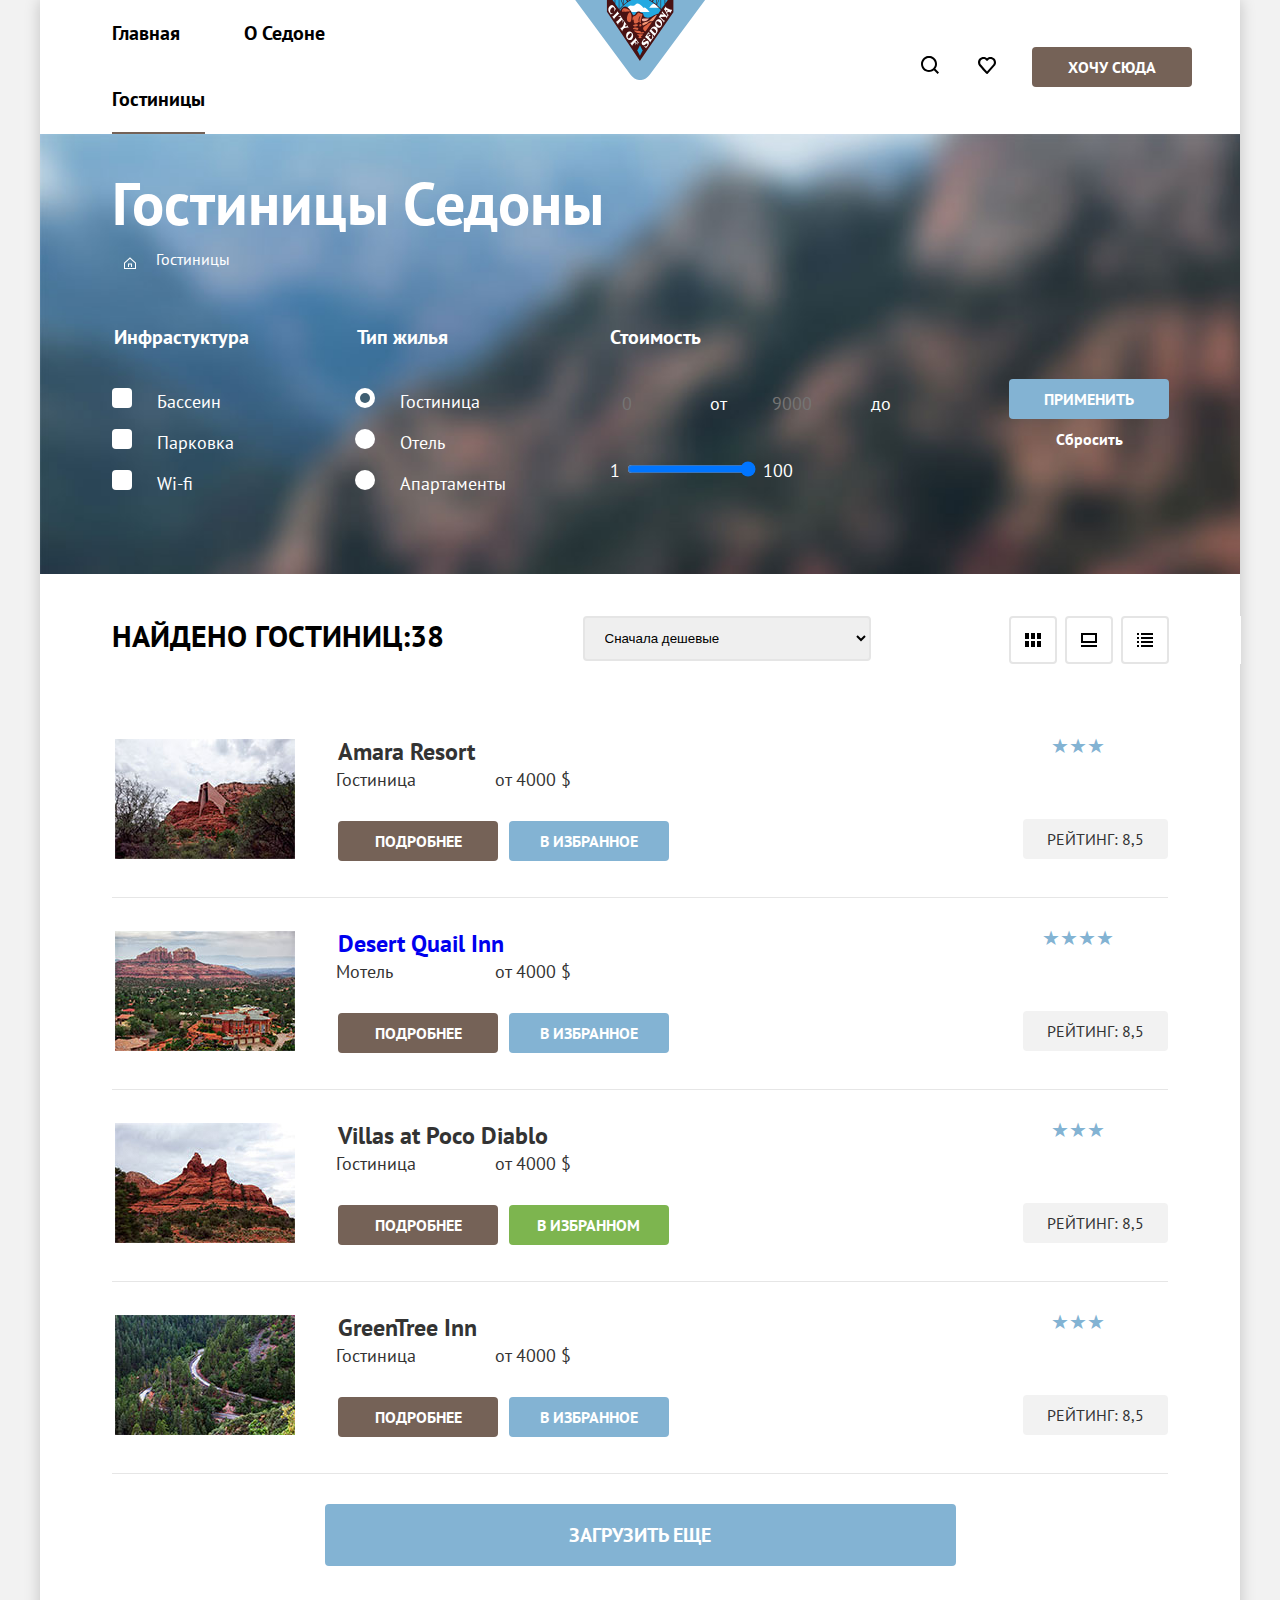
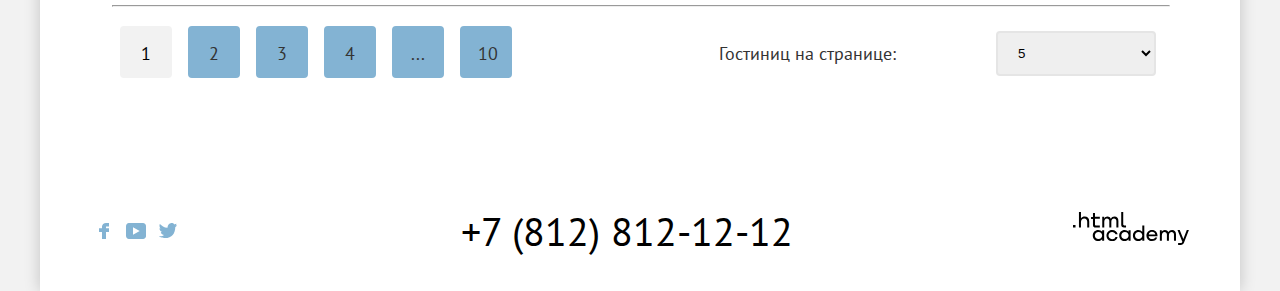
<file: catalog.html>
<!DOCTYPE html>
<html lang="ru">
  <head>
    <meta charset="utf-8" />
    <title>HTML Academy: Седона</title>
    <link rel="stylesheet" href="css/styles.css" />

  </head>
  <body class="inner-page" >
    <div class="sheet">
      <header class="header-first">
        <nav class="navigation">
          <ul class="navigation-list">
            <li class="navigation-item">
              <a class="navigation-link" href="about.html">Главная</a>
            </li>
            <li class="navigation-item">
              <a class="navigation-link" href="catalog.html">О Седоне</a>
            </li>
            <li class="navigation-item">
              <a class="navigation-link linkactive" href="faq.html">Гостиницы</a>
            </li>
          </ul>
        </nav>
        <img class="image-logo" src="img/svg/sedona_logo.svg" width="140" height="80" alt="Логотип Седона">
        <ul class="navigation-list-left">
          <li class="navigation-item-left">
            <a class="navigation-search" href="#"><svg width="18" height="18" viewBox="0 0 18 18" fill="none"
                xmlns="http://www.w3.org/2000/svg">
                <g clip-path="url(#clip0_16752_97)">
                  <path
                    d="M18 16.4999L14.3 12.7999C15.3
                  11.4999 16 9.7999 16 7.8999C16 3.4999 12.4 -0.100098 8 -0.100098C3.6 -0.100098 0 3.5999 0 7.9999C0 12.3999 3.6 15.9999 8 15.9999C9.8 15.9999 11.5 15.3999 12.9 14.2999L16.6 17.9999L18 16.4999ZM8 13.9999C4.7 13.9999 2 11.2999 2 7.9999C2 4.6999 4.7 1.9999 8 1.9999C11.3 1.9999 14 4.6999 14 7.9999C14 11.2999 11.3 13.9999 8 13.9999Z"
                    fill="black" />
                </g>
                <defs>
                  <clipPath id="clip0_16752_97">
                    <rect width="18" height="18" fill="white" />
                  </clipPath>
                </defs>
              </svg>
              <span class="visually-hidden">
                Поиск
              </span>
            </a>
          </li>
          <li class="navigation-item-left favorite">
            <a class="navigation-link" href="#"><svg width="18" height="17" viewBox="0 0 18 17" fill="none"
                xmlns="http://www.w3.org/2000/svg">
                <path
                  d="M8.9 17C8.6 17 8.3 16.9 8.1 16.6C2.7 10.5 1.4 9.1 1.1 8.7C0.4 7.8 0 6.6 0 5.4C0 2.4 2.4 0 5.5 0C6.8 0 8 0.5 9 1.3C10 0.5 11.3 0 12.5 0C15.5 0 18 2.4 18 5.4C18 6.7 17.5 7.9 16.7 8.8L9.7 16.7C9.5 16.9 9.3 17 8.9 17ZM2.9 7.5C3.2 7.9 6.4 11.5 9 14.4L15.2 7.4C15.7 6.9 15.9 6.2 15.9 5.4C15.9 3.6 14.4 2.1 12.6 2.1C11.6 2.1 10.6 2.6 9.9 3.4C9.6 3.7 9.3 3.8 9 3.8C8.7 3.8 8.4 3.6 8.2 3.4C7.5 2.6 6.5 2.1 5.5 2.1C3.7 2.1 2.2 3.6 2.2 5.4C2.1 6.3 2.5 7 2.9 7.5C2.8 7.5 2.8 7.5 2.9 7.5Z"
                  fill="black" />
              </svg>
              <span class="visually-hidden">
                Любимое
              </span></a>
          </li>
          <li class="navigation-item-left wannahere">
            <a href="#" class="standart secondary button">
              Хочу сюда
            </a>
          </li>
        </ul>
      </header>
      <main class="main-inner">
        <section class="filter">
          <div class="filter-heading">
            <h1 class="heading">Гостиницы Седоны</h1>
            <div class="breadcrumbs">
              <a href="#"><div class="breadcrumbs-icon"><svg width="12" height="12" viewBox="0 0 12 12" fill="none" xmlns="http://www.w3.org/2000/svg">
              <path d="M6 0.300049L0 5.80005V12H12V5.80005L6 0.300049ZM11 11H1V6.20005L6 1.70005L11 6.20005V11Z" fill="white"/>
              <path d="M4 10H5V7.5H7V10H8V6.5H4V10Z" fill="white"/>
              </svg>
            </div>
          </a>
              <div class="breadcrumbs-title"> Гостиницы</div>
            </div>
          </div>
          <form class="filter-value" action="URL">
            <fieldset class="filter-infastructure">
              <legend class="legend-filter">Инфрастуктура</legend>
              <ul>
                <li>
                  <label
                    ><input
                      type="checkbox"
                      name="pool"
                      value="pool"
                      class="filter-checkbox"
                    />
                    <span class="checkbox-fake"></span>
                    <span class="label-housing">Бассеин</span></label
                  >
                </li>

                <li>
                  <label
                    ><input
                      type="checkbox"
                      name="inf-parking"
                      value="parking"
                      class="filter-checkbox"
                    /><span class="checkbox-fake"></span>
                    <span class="label-housing">Парковка</span></label
                  >
                </li>
                <li>
                  <label
                    ><input
                      type="checkbox"
                      class="filter-checkbox"
                      name="inf-wifi"
                      value="wifi"
                    /><span class="checkbox-fake"></span>
                    <span class="label-housing"> Wi-fi</span></label
                  >
                </li>
              </ul>
            </fieldset>
            <fieldset class="filter-housing">
                <legend class="legend-filter">
                  Тип жилья</legend>
              <ul>
                <li>
                  <label
                    ><input
                      type="radio"
                      name="housing"
                      value="hosting"
                      class="filter-radio"
                      checked
                    /><span class="radio-fake"></span>
                    <span class="label-housing">Гостиница</span></label
                  >
                </li>
                <li>
                  <label
                    ><input type="radio"
                    name="housing"
                    value="hotel"
                    class="filter-radio"/>
                    <span class="radio-fake"></span> <span class="label-housing">Отель</span></label
                  >
                </li>
                <li>
                  <label
                    ><input type="radio"
                     name="housing"
                     value="apartments"
                     class="filter-radio" />
                    <span class="radio-fake"></span>
                    <span class="label-housing">Апартаменты</span></label
                  >
                </li>
              </ul>
            </fieldset>

            <fieldset class="filter-value">
              <label class="legend-filter">Стоимость</label>
              <div class="price-filter"><label class="value-filter-label-ot">
                от</label>
                <div class="filter-value-input"><input
                  class="catalog-filter-input"
                  type="number"
                  min="0" max="90009999999"
                  name="min-price"
                  placeholder="0"
                />
              <input
                 class="catalog-filter-input"
                  type="number"
                  min="0" max="90009999999"
                  name="max-price"
                  placeholder="9000"
                /></div>
                <label class="value-filter-label-after"
                >до
              </label></div>
              <label class="filter-slaider">
                1
                <input type="range" min="0" max="100" step="1" value="100" />
                100</label
              >

            </fieldset>
            <fieldset class="filter-buttons">
              <button class="standart primary button" type="submit">
                Применить
              </button>
              <button class="standart tertiary button" type="reset">
                Сбросить
              </button>
            </fieldset>
          </form>
        </section>
        <section class="housing-filter">
          <h2 class="visually-hidden">Заголовок и фильтр</h2>
          <h2 class="banner-text">Найдено гостиниц:38</h2>
          <select
            id="quantity-hotels"
            name="quantity-hotels"
            class="quantity-hotels"
          >
            <option>Сначала дешевые</option>
            <option>Сначала дорогие</option>
            <option>По рейтингу</option>
          </select>
          <div class="catalog-view">
            <a href="#" class="catalog-view-сards"></a>
            <a href="#" class="catalog-view-big"></a>
            <a href="#" class="catalog-view-little"></a>
          </div>
        </section>
        <section class="catalog">
          <h2 class="visually-hidden">Карточки списка</h2>
          <ul>
            <li>
              <div class="catalog-card">
                <a href="#"><img
                  src="img/hotels/amara.jpg"
                  alt="гостиница Amara Resort & Spa"
                  width="180"
                  height="120"
                /></a>
                <div class="card-content">
                  <div class="name-info">
                    <a><span class="product-name">Amara Resort</span></a>
                    <ul class="info">
                      <li class="info-hotel">Гостиница</li>
                      <li class="info-price">от 4000 $</li>
                    </ul>
                  </div>
                  <div class="card-actions">
                    <a href="#" class="standart secondary button">Подробнее</a>
                    <a href="#" class="standart primary button"> в Избранное</a>
                  </div>
                </div>
                <div class="all-rating">
                  <div class="rating-mini">
                    <span class="active"></span>
                    <span class="active"></span>
                    <span class="active"></span>
                    <span></span>
                    <span></span>
                  </div>
                  <span class="rating-text">Рейтинг: 8,5</span>
                </div>
              </div>
            </li>
            <li>
              <div class="catalog-card">
                <a href="#"><img
                  src="img/hotels/quail.jpg"
                  alt="гостиница Desert Quail Inn"
                  width="180"
                  height="120"
                /></a>
                <div class="card-content">
                  <div class="name-info">
                    <a href="#"><span class="product-name">Desert Quail Inn</span></a>
                    <div class="info">
                      <span class="info-hotel">Мотель</span>
                      <span class="info-price">от 4000 $</span>
                    </div>
                  </div>
                  <div class="card-actions">
                    <a href="#" class="standart secondary button">Подробнее</a>
                    <a href="#" class="standart primary button">в Избранное</a>
                  </div>
                </div>
                <div class="all-rating">
                  <div class="rating-mini">
                    <span class="active"></span>
                    <span class="active"></span>
                    <span class="active"></span>
                    <span class="active"></span>
                    <span></span>
                    <span></span>
                  </div>
                  <span class="rating-text">Рейтинг: 8,5</span>
                </div>
              </div>
            </li>
            <li>
              <div class="catalog-card">
                <a href="#"><img
                  src="img/hotels/villas.jpg"
                  alt="гостиница Villas at Poco Diablo"
                  width="180"
                  height="120"
                /></a>
                <div class="card-content">
                  <div class="name-info">
                    <a><span class="product-name">Villas at Poco Diablo</span></a>
                    <div class="info">
                      <span class="info-hotel">Гостиница</span>
                      <span class="info-price">от 4000 $</span>
                    </div>
                  </div>
                  <div class="card-actions">
                    <a href="#" class="standart secondary button">Подробнее</a>
                    <a href="#" class="standart third button">в Избранном</a>
                  </div>
                </div>
                <div class="all-rating">
                  <div class="rating-mini">
                    <span class="active"></span>
                    <span class="active"></span>
                    <span class="active"></span>
                    <span></span>
                    <span></span>
                  </div>

                  <span class="rating-text">Рейтинг: 8,5</span>
                </div>
              </div>
            </li>
            <li>
              <div class="catalog-card">
                <a href="#"><img
                  src="img/hotels/greentree.jpg"
                  alt="гостиница GreenTree"
                  width="180"
                  height="120"
                /></a>
                <div class="card-content">
                  <div class="name-info">
                    <a><span class="product-name">GreenTree Inn</span></a>
                    <div class="info">
                      <span class="info-hotel">Гостиница</span>
                      <span class="info-price">от 4000 $</span>
                    </div>
                  </div>
                  <div class="card-actions">
                    <a href="#" class="standart secondary button">Подробнее</a>
                    <a href="#" class="standart primary button"> в Избранное</a>
                  </div>
                </div>
                <div class="all-rating">
                  <div class="rating-mini">
                    <span class="active"></span>
                    <span class="active"></span>
                    <span class="active"></span>
                    <span></span>
                    <span></span>
                  </div>
                  <span class="rating-text">Рейтинг: 8,5</span>
                </div>
              </div>
            </li>
          </ul>
        </section>
        <a href="#" class="large primary button">Загрузить еще</a>

        
        <div class="pagination-amount">
          <hr>
          <ul class="pagination">
            <li class="pagination-item">
              <a class="pagination-link pagination-current isActive">1</a>
            </li>
            <li class="pagination-item">
              <a class="pagination-link" href="#">2</a>
            </li>
            <li class="pagination-item">
              <a class="pagination-link" href="#">3</a>
            </li>
            <li class="pagination-item">
              <a class="pagination-link" href="#">4</a>
            </li>
            <li class="pagination-item">
              <a class="pagination-link" href="#">...</a>
            </li>
            <li class="pagination-item">
              <a class="pagination-link" href="#">10</a>
            </li>
          </ul>
          <div class="amount-filter">
            <label> Гостиниц на странице:</label>
            <select id="amount-hotels"
            name="amount-hotels"
            class="amount-hotels">
              <option>5</option>
              <option>10</option>
              <option>15</option>
            </select>
          </div>
        </div>
      </main>

      <footer class="footer">
        <div class="social-icons">
          <div>
            <a href="#" class="icon icon-facebook">
            <span class="visually-hidden">Перейти в Фейсбук.</span></a>
          </div>
          <div>
            <a href="#" class="icon icon-youtube">
            <span class="visually-hidden">Перейти в Твиттер.</span></a>
          </div>
          <div>
            <a href="#" class="icon icon-twitter">
            <span class="visually-hidden">Перейти в Твиттер.</span></a>
          </div>
        </div>
        <a href="https://htmlacademy.ru/study" class="phone">+7 (812) 812-12-12</a>
        <a href="https://htmlacademy.ru/study" class="img-link"
          ><img
            src="img/svg/logo_htmlacademy.svg" width="116" height="34"
            class="logo-footer"
            alt="Перейти к HTMLacademy"
        /></a>
      </footer>
    </div>
  </body>
</html>
</file>
<file: css/styles.css>
@font-face {
  font-family: "PT Sans";
  font-style: normal;
  font-weight: 400;
  src: url("../fonts/ptsans-400.woff2") format("woff2");
  font-display: swap;
}

@font-face {
  font-family: "PT Sans";
  font-style: normal;
  font-weight: 700;
  src: url("../fonts/ptsans-700.woff2") format("woff2");
  font-display: swap;
}
/*ELEMENTS*/
html {
  height: 100%;
}
.main-container {
  flex-grow: 1;
}
body {
  margin: 0;
  display: flex;
  flex-direction: column;
  font-family: "PT Sans", sans-serif;
  font-style: normal;
  font-size: 18px;
  font-weight: 400;
  color: #333333;
  background-color: #f2f2f2;
  min-height: 100%;
  box-sizing: border-box;
}
body .inner-page {
  margin: 0;
  display: flex;
  flex-direction: column;
  font-family: "PT Sans", sans-serif;
  font-style: normal;
  font-size: 18px;
  color: #333333;
  min-height: 100%;
  width: 1200px;
}
main .main-container-index {
  flex-grow: 1;
}

.sheet {
  display: flex;
  flex-direction: column;
  background-color: #ffffff;
  color: #333333;
  width: 1200px;
  margin: 0 auto;
  padding: 0;
  box-shadow: 0px 0px 15px rgba(0, 0, 0, 0.2);
}

.visually-hidden {
  position: absolute;
  width: 1px;
  height: 1px;
  margin: -1px;
  padding: 0;
  border: 0;
  clip: rect(0 0 0 0);
  overflow: hidden;
}

.tooltip {
  position: relative;
  display: block;
  width: 25px;
  height: 25px;
  background-color: #83B3D3;
  border-radius: 50%;
  margin: auto 10px auto 0px;
}
.tooltip span {
  margin: auto;
}

.tooltiptext {
  position: absolute;
  visibility: hidden;
  background-color: #333333;
  color: #ffffff;
  padding: 18px 20px;
  border-radius: 10px;
  text-align: center;
  Width:256px;

    z-index: 1;
    top: -5px;
}

/*MODAL*/
.modal-container {
    position: fixed;
    top: 0;
    left: 0;
    display: flex;
    width: 100%;
    height: 100%;
    background-color: rgba(242, 242, 242, 0.8);
  }

  .modal-search {
    box-sizing: border-box;
    height: auto;
    box-shadow: 0px 25px 50px rgba(0, 0, 0, 0.15);
    border-radius: 30px;
}
.modal-container-close {
display:none;
}

.form-list {
display: grid;
grid-template-columns: 575px;
grid-template-rows: 50px 50px 50px 60px;
gap: 40px;
list-style-type: none;
margin: 0px auto ;
align-items: flex-start;
padding:0px;
}

div.form-line {
  margin-bottom: 40px;
}
.form-list li {
  list-style-type: none;
}

.form-line input {
border-radius: 4px;
border:3px #F2F2F2 solid
}

.form-line input:hover {
  background-color: #E5E5E5;
  border-radius: 4px;
  border:3px #E5E5E5 solid
  }

  .form-line input:focus{
    background-color: #E5E5E5;
    border-radius: 4px;
    border:3px #83B3D3 solid
    }

    .form-line input:focus{
      background-color: #E5E5E5;
      border-radius: 4px;
      border:3px #83B3D3 solid
      }

      .form-line input:invalid{
        background-color: #E5E5E5;
        border-radius: 4px;
        border:3px #FF5757 solid
        }


.modal {
  position: relative;
  margin: auto;
  padding:60px 72px;
  background-color: #FFFFFF;
  width: 715px;
  height: auto;
}

.modal-close-button {
  display: block;
  position: absolute;
  width: 53px;
  height: 53px;
  border-radius: 50%;
  background-color: #F2F2F2;
  padding: 0;
  margin: auto auto;
  top: 54px;
  right: 54px;
  width: 56px;
  height: 56px;
  border: none;
  background-image: url("images/close.svg");
  background-repeat: no-repeat;
  background-position: center;
  cursor: pointer;
}

.modal-close-button span {
  margin:auto;
}

.modal-close-button:focus {
  outline:3px #698FA9 solid;
  border-radius: 100px;
  width: auto;
  grid-column-start: 1;
}

.modal-close-button:hover {
  background-color: #E5E5E5;
  border-radius: 50%;
}



.modal-title {
  margin: 0;
  margin-bottom: 64px;
  font-family: "PT Sans Narrow", sans-serif;
  font-size: 30px;
  line-height: 35px;
  font-weight: 700;
  color: #000000;
  text-transform: uppercase;
}

.arrow-minus,.arrow-plus {
  background-color: transparent;
}

.modal-input-text {
  width: 420px;
  box-sizing: border-box;
  margin:0px;
  padding: 14px 20px;
  background-color: #F2F2F2;
  color: #000000;
  outline: 0px;
  width: 420px;
  font-family: inherit;
  font-weight: 700;
  border:0px;
  position: relative;
}

.adult {
  width: 288px;
  justify-content: space-between;
}

.child {
  flex-grow: 1;
  justify-content: space-between;
}

.form-line {
  position: relative;
  display: flex;
  justify-content: space-between;
  margin-bottom: 40px;
  align-items: baseline;
  list-style-type: none;
  margin: 0px;
  list-style-position: inside;
  box-sizing: border-box;
  Width: 575px;
}

.form-line label {
  width: auto;
}

.form-line:nth-child(3) {
  justify-content: space-between;
  padding: 0px 0px;
}

.form-child {
  display: flex;
  justify-content: start;
  align-items: flex-start;
}

input[type=number]::-webkit-inner-spin-button,
input[type=number]::-webkit-outer-spin-button {
    -webkit-appearance: none;
    -moz-appearance: none;
    appearance: none;
    margin: 0;
    position: relative;
}

.raz {
  all: unset;
  -moz-appearance: textfield;
  text-align: center;
}

.modal-input-number {
  background-color: #F2F2F2;
  color: #000000;
  width: 50px;
  border:0px;
  padding: 0px 0px;
  text-align: center;
  box-sizing: border-box;
}

.date-icon {
  position: absolute;
  right: 20px;
  top: 3px;
}

.input-number:active {
  border-radius: 4px;
  outline:0px ;
  background-color: #F2F2F2;
}

.input-number:focus {
  border-radius: 4px;
  outline:3px #698FA9 solid ;
  background-color: #E5E5E5;
}

.input-number:active {
  border-radius: 4px;
  outline: 2px #000000 solid ;
  background-color: #FFFFFF;
}

.search-form-text {
  width:155px ;
  text-align: start;
}

.raz::-webkit-inner-spin-button {
  display: none;
}

.input-number {
  display: grid;
  grid-template-columns: 48px 54px 48px;
  grid-template-rows: 50px;
  background-color: #F2F2F2;
  border-radius: 4px;
border:3px #F2F2F2 solid
}

.input-number button {
  border:0px;
  outline: 0px;
  display: block;
  width: 50px;
  height: 50px;
}


.input-number-line {
  display:flex;
  justify-content: flex-start;
  text-align: center;
}

.input-number-line .adult {
  margin-right: 60px;
  text-align: center;
}

.search-form-label {
  margin: auto 0px;
}

.input-number-line svg {
  border:0px;
  outline:0px;
  background-color: #F2F2F2;
  display:block
}

.input-number.adult {
  height: 50px;
}

.modal-search.button {
  width: 100%;
  text-align: center;
  padding: 10px 0px;
  border-radius: 10px;
  margin: 0 auto;
}

.date-icon {
  padding: 12px;
  background-color: #F2F2F2;
  margin: 0px;
}


/*BUTTONS*/

.primary {
  display: block;
  font-family: inherit;
  text-decoration: none;
  background-color: #83B3D3;
  color: #ffffff;
  text-align: center;
  text-transform: uppercase;
  border: 3px #83B3D3 solid;
}
.primary:visited {
  background-color: #83B3D3;
  color: #ffffff;
}
.primary:hover {
  background-color: #68A2CA;
}

.primary:focus {
  border:3px #756257 solid;
}



.secondary {
  display: block;
  font-family: inherit;
  text-decoration: none;
  background-color: #756257;
  color: #ffffff;
  text-align: center;
  text-transform: uppercase;
  border: 3px #756257 solid;
  border-color: #756257;
}

.secondary:visited {
  outline:0px;
  border: 0px;
  background-color: #756257;
  color: #ffffff;
}

.secondary:hover {
  background-color: #615048;
}

.secondary:focus {
  border: 3px #83B3D3 solid;
}



.tertiary {
  background-color: transparent;
  color: #ffffff;
  border: 3px transparent solid;
}

.tertiary:hover {
  opacity: 0,6;
}

.tertiary:focus {
  background-color: transparent;
  color: #ffffff;
  border: 3px #83B3D3 solid;
}

.tertiary:active {
  opacity: 0,3;
}

.third {
background-color: #7DB54F;
border: 3px #7DB54F solid;
border-color: transparent;
text-transform: uppercase;
color: #FFFFFF;
border-radius: 4px;
}

.third:visited{
  background-color: #7DB54F;
border: 3px #7DB54F solid;
border-color: transparent;
text-transform: uppercase;
color: #FFFFFF;
border-radius: 4px;
}

.third:hover{
  background-color: #6C9E42;
  border: 3px #7DB54F solid;
  border-radius: 4px;
}


.third:focus{
  background-color: #8a9185;
  border: 3px solid #756257;
border-radius: 4px;
}



.standart {
  font-family: inherit;
  display: block;
  font-size: 16px;
  font-weight: 700;
  text-align: center;
  padding: 10px 0px;
  border-radius: 4px;
  border: 3px;
  border-color: transparent;
  min-width: 160px;
  width: 160px;
  vertical-align: middle;
}


.large.button {
  padding: 10px 0px;
  border-radius: 4px;
  margin: 30px auto;
  font-family: inherit;
  font-size: 20px;
  line-height: 36px;
  font-family: inherit;
  font-weight: 700;
  max-width: 625px;
}

.standart-third-button {
  font-family: inherit;
  text-decoration: none;
  background-color: #6c9e42;
  color: #ffffff;
  text-transform: uppercase;
  font-size: 16px;
  box-sizing: border-box;
}

.filter h1 {
  font-family: "PT Sans", sans-serif;
  font-style: normal;
  color: #ffffff;
  font-size: 60px;
  font-weight: 700;
}

.adv h3 {
  text-transform: uppercase;
  color: #000000;
  font-size: 24px;
  font-weight: 700;
  font-family: "PT Sans", sans-serif;
}


/*HEADER*/

.header-first {
  align-items: center;
  display: flex;
  flex-direction: row;
  font-family: "PT Sans", sans-serif;
  min-height: 70px;
  background-color: #ffffff;
  color: #000000;
  border: 0px;
  padding: 0px 72px;
  justify-content: space-between;
  box-sizing: border-box;
}

.navigation-list {
  margin: 0px;
  display: flex;
  font-family: inherit;
  font-size: 20px;
  font-weight: 700;
  font-style: normal;
  text-decoration: none;
  align-items: center;
  padding: 0px;
  min-width: 250px;
  max-width: 380px;
  margin: 0px -32px;
  flex-wrap: wrap;
}

.navigation-link {
  font-family: inherit;
  display: block;
  min-width: 26px;
  text-decoration: none;
  color: #000000;
  margin: auto 32px;
  padding: 20px 0px;
  box-sizing: border-box;
  position: relative;
}


.linkactive{
  border-bottom: 2px #756257 solid;
}

.navigation-link:visited {
  color: #000000;
}

.navigation-link:hover {
  color: #756257;
}


li.navigation-item {
  display: inline;
  margin: 0px;
  padding: 0px;
}

.image-logo {
  position: absolute;
  left: 50%;
  transform: translateX(-50%);
  top: 0px;
  align-items: flex-start;
}

.navigation-item-left {
  display: inline;
  text-align: center;
}

.favorite {
  position: relative;
}

.fav {
  position:absolute;
  top:17px;
  right: -5px;
  display: block;
  background-color: #7DB54F;
  border-radius: 100px;
  color: #000000;
  font-family: inherit;
  font-size: 10px;
  font-family: inherit;
  line-height: 10px;
  padding: 4px 4px;
}

.navigation-search {
  display: block;

  background-size: 18px 18px;
  border: 3px #ffffff solid;
}

.navigation-search:focus {
  display: block;
  border: 3px #83B3D3 solid;
}

.navigation-search:active {
  opacity: 0,3;
}


.banner-text {
  font-family: inherit;
  text-transform: uppercase;
  color: #000000;
  font-weight: 700;
  font-size: 30px;
  font-weight: 700;
  font-style: normal;
  max-width: 720px;
}


header .navigation-list-left {
  position: relative;
  margin-left: auto;
  display: flex;
  font-size: 20px;
  width: 250px;
  font-weight: 700;
  font-style: normal;
  text-decoration: none;
  margin: 0;
  padding: 0;
  align-items: center;
  font-family: inherit;
}


/*POPOVER*/
.popup {
  position: absolute;
  top:54px;
  right: 72px;;
  z-index: 1;
  font-family: "PT Sans", sans-serif;
  width: 400px;
  min-height: 232px;
  background-color: #FFFFFF;
  box-shadow: 0 25px 50px rgba(0, 0, 0, 0.15);
  box-sizing: border-box;
  border-radius: 20px;
  /*display: none;*/
}
.popover-close-button {
  padding: 20px ;
  text-align: center;
  text-transform: uppercase;
}
.cart-item-img {
   border-radius: 100px;
}
.cart-item:hover {
opacity: 0,6;
}
.cart-item:focus {
  outline: 3px #698FA9 solid;
  border-radius: 10px;
  }
.cart-items-list {
  display: flex;
  flex-direction: column;
  margin: 0;
  padding: 25px;
  list-style-type: none;
}

.cart-item {
  margin:25px 0px;
}

.cart-item {
  display: flex;
  justify-content: space-between;
}

.cart-item-title {
  margin: 0;
  padding: 0;
  font-size: 18px;
}

.cart-item-info {
  margin: 0;
  padding: 0;
  font-size: 16px;
  font-family: inherit;
  font-weight: 400;
  text-decoration: none;
}

.cart-item-text {
  display: flex;
  flex-direction: column;
  align-items: flex-start;
  justify-content: start;
  margin: 0px 16px;
}

.popover-all-button {
  width: 100%;
  text-align: center;
  padding: 20px 0px;
  border-radius: 0px 0px 20px 20px;
  margin-top: auto;
}

.cart-item-button{
 display: block;
 border: 2px #ffffff solid;
 background-color: #ffffff;
}

.cart-item-button{
  display: block;
  border: 2px #ffffff solid;
  background-color: #ffffff;
 }

.cart-item-button .svg:hover {
  fill: #000000;
}

/*MAIN PAGE FIRST SCREEN*/
.banner-image {
  position: relative;
  font-family: "PT Sans", sans-serif;
  left: 50%;
  transform: translateX(-50%);
  width: 1200px;
  height: 485px;
  background-image: url("../img/index-background.png");
  background-size: 100% auto;
  background-repeat: no-repeat;
  background-color: #83B3D3;
  color: #333333;
  display: flex;
  box-sizing: border-box;
}

.fr-sr-content {
  margin: 60px auto 80px auto ;
  background-image: url("../img/svg/divider.svg");
  background-position-x: center;
  background-position-y: top -50px;
  background-color: #ffffff;
  text-align: center;
}
.fr-sr-content .banner-text {
  text-align: center;
  margin-bottom: 30px;
}
.welcome-img {
  margin: 0 auto;
  margin-top: 64px;
}

.first-screen-text {
  font-size: 22px;
  font-family: inherit;
  margin-top: 30px;
}

/*MAIN PAGE BLOCKS*/
.adv {
  box-sizing: border-box;
}

.adv p {
  max-width: 250px;
}

.advantages {
  margin: 0 auto;
  display: grid;
  grid-template-columns: 400px 400px 400px;
  padding: 0px;
  gap: 0px;
  margin: 0px;
  border: 0px;
  width: 1200px;
  grid-auto-rows: 384px;
  min-height: 1535px;
}

.advantages li {
  display: flex;
  flex-direction: column;
  background-color: #f0f6fa;
  color: #333333;
  width: 400px;
  text-align: center;
  font-family: inherit;
  box-sizing: border-box;
  padding: 80px   76px;
  align-items: center;
}

.devil-bridge h3 {
  color: #ffffff;
}
.advantages h3{
margin-bottom: 20px;
margin-top: 20px;
}

.advantages p{
margin-top: 18px;
}

.advantages li:first-child {
  display: flex;
  flex-direction: row;
  color: #ffffff;
  width: 1200px;
  padding: 0;
  margin: 0;
  grid-column-start: 1;
  grid-column-end: 4;
  box-sizing: border-box;
  background-color: #83B3D3;
}

.real-town-block {
  margin-right: 0px;
  right: 0px;
}

.real-town-content {
  display: flex;
  flex-grow: 1;
  flex-direction: column;
  align-items: center;
  text-align: center;
  background-color: #83B3D3;
  height: 100%;
  margin-top: 100px;
}

.devil-bridge-content {
  display: flex;
  flex-direction: column;
  text-align: center;
  align-items: center;
  background-color: #83B3D3;
}

.advantages li:nth-child(5n) {
  display: flex;
  flex-direction: row;
  color: #ffffff;
  width: 1200px;
  justify-content: space-between;
  margin: 0;
  padding: 0px;
  grid-column-start: 1;
  grid-column-end: 4;
}

.advantages li:nth-child(3n) {
  background-color: #ffffff;
  color: #333333;
}

.advantages li:nth-child(7n) {
  background-color: #e6f0f6;
  color: #333333;
}

.devil-bridge-content {
  display: flex;
  flex-direction: column;
  width: 400px;
  height: 100%;
  justify-content: center;
}

img.devil-bridge-image {
  display: block;
  position: relative;
  margin-right: auto;
}

.number {
  text-align: center;
}
.adv-svg {
  width: 75px;
  height: 72px;
}
.hotels-search {
  width: 1200px;
  min-height: 411px;
  margin: 0 auto;
}

.content-search {
  margin: 90px auto;
  width: 720px;
  align-items: center;
}

.large-search {
  padding: 10px 0px;
  border-radius: 10px;
  margin: 70px auto;
  font-size: 20px;
  line-height: 36px;
  font-family: inherit;
  font-weight: 700;
  max-width: 575px;
}



/*CATALOG FILTER*/

.filter {
  display: flex;
  flex-direction: column;
  justify-content: flex-start;
  background-image: url("../img/filter-background.png");
  background-size: 100% auto;
  background-repeat: no-repeat;
  background-color: #83B3D3;
  color: #ffffff;
  background-size: cover;
  width: 100%;
  height: 100%;
  width: 1200px;
  min-height: 408px;
  font-family: inherit;
  padding: 30px 72px 60px 72px;
  box-sizing: border-box;
}



.fieldset ul{
  list-style-type: none;
  margin: 0px;
  padding: 0px;
}

.filter-value li{
  list-style-type: none;
  margin: 0px;
  padding: 0px;
}

.filter-heading {
  display: flex;
  flex-direction: column;
  width: 1200px;
  align-items: flex-start;
padding: 0px;
}

h1.heading {
  font-family: inherit;
  font-size: 60px;
  font-weight: 700;
  line-height: 78px;
  margin:0px
}

.filter form {
  display: flex;
  flex-direction: row;
  align-items: flex-start;
  justify-content: space-between;
  min-width: 1057px;
  flex-wrap: wrap;
  margin-top:40px;
}

.filter fieldset {
  display: flex;
  flex-direction: column;
  border: 0px;
  padding: 0px;
  margin: 0px;
}
.filter-value fieldset li{
padding: 8px 0px;
}

fieldset.filter-buttons{
  padding: 55px 0px;
}

fieldset.filter-buttons:fisrst-child{
margin-top: 15px;
}

.filter-buttons .primary:focus{
border: 3px solid #FFFFFF;
border-radius: 4px;
background-color: #68A2CA;
}

.filter-buttons .primary:focus{
  border: 3px solid #FFFFFF;
  border-radius: 4px;
  background-color: #68A2CA;
  opacity: 0,1;
  }

.filter-slaider{
margin: 32px 0px;
}

.filter .legend-filter{
  margin-bottom:30px;
}

.filter-checkbox {
  display: none;
}

.checkbox-fake {
  display: inline-block;
  width: 20px;
  height: 20px;
  background-color: #FFFFFF;
  border-radius: 4px;
  position: relative;
}

.checkbox-fake:hover{
  opacity: 0,6;
}

.checkbox-fake:active{
  opacity:0,4;
  }


.checkbox-fake::before {
  content: "";
  position:absolute;
  display: block;
  width: 20px;
  height: 20px;
  right: 0px;
  background-image: url(../img/svg/check.svg);
  background-size: 12px 9px;
  background-position: center;
  background-repeat: no-repeat;
  opacity: 0;
  background-color: #FFFFFF;
  border-radius: 4px;
}

.checkbox-fake:hover{
  opacity:0,6;
  }

  .checkbox-fake:focus{
    outline: 3px #83B3D3 solid;
    }

  .checkbox-fake:active{
    opacity:0,4;
    }

.filter-checkbox:checked + .checkbox-fake::before {
  opacity: 1;
}

.checkbox-fake:hover:before{
opacity:0,6;
}

.checkbox-fake:focus:before{
  outline: 3px #83B3D3 solid;
  }

.checkbox-fake:active:before{
  opacity:0,4;
  }

.filter-radio {
  display: none;
}
.radio-fake {
  content: "";
  display: inline-block;
  width: 20px;
  height: 20px;
  background-color: #FFFFFF;
  border-radius: 50%;
  position: relative;
}

.radio-fake::before {
  content: "";
  position:absolute;
  display: block;
  width: 10px;
  height: 10px;
  border-radius: 50%;
  background-color: #3F5E72;
  color: #3F5E72;
  top: 50%;
  left: 50%;
  transform: translate(-50%, -50%);
  opacity: 0;
}

.filter-radio:checked + .radio-fake::before {
  opacity: 1;
}

.breadcrumbs {
  font-family: inherit;
  font-size: 16px;
  grid-column-start: 1;
  grid-column-end: 4;
  margin: 0px;
}

.price-filter{
  position: relative;
}

.label-housing{
  padding-left:20px ;
}

.hotels-search {
  background-color: #ffffff;
  width: 1200px;
  align-items: center;
  text-align: center;
  box-sizing: border-box;
}



.price-filter {
  display: flex;
  padding: 0px;
  position: relative;
  align-items: flex-start;
}

input[type="number"].catalog-filter-input {
  font-family: inherit;
  font-size: 18px;
  font-family: inherit;
  padding: 12px;
  background-color: transparent;
  color: #ffffff;
  outline: none;
  border: 0px;
}

.catalog-filter-input:hover .filter-value-input {
  outline: 2px #FFFFFF solid;
  border-radius: 4px;
}

.catalog-filter-input:hover{
  border: 2px solid #FFFFFF;
box-sizing: border-box;
opacity: 0.6;
}

.catalog-filter-input :focus {
  box-shadow: 0px 0px 0px 3px #81B3D2;
}


.filter-value-input:active {
  outline: 2px #FFFFFF solid;
  border-radius: 4px;
  background-color: #756257;;
}


.filter-value-input:first-child {
  border-right: 2px #FFFFFF solid;
  outline: 0px;
  border: 0px;
}

.filter-value-input:last-child {
  border-left: 2px #FFFFFF solid;
  outline: 0px;
  border-radius: 0px;
}

.value-filter-label-ot {
  position:absolute;
  top: 12px;
  left: 100px;
}

.value-filter-label-after {
  position: absolute;
  top: 12px;
  right: 14px;
}

.legend-filter {
  font-family: inherit;
  font-size: 20px;
  line-height: 26px;
  font-weight: 700;
}

.filter ul {
  padding: 0px;
  margin: 0px;
}

.product-name {
  font-size: 24px;
  line-height: 32px;
  font-weight: 700;
  border:2px #FFFFFF solid;
}

.product-name:focus {
  border:2px #698FA9 solid;
  border-radius: 10px;
}

.breadcrumbs {
  display: flex;
  color: #ffffff;
  grid-column-start: 1;
  grid-column-end: 4;
  border:2px transparent solid;
  border-radius: 4px;
}



.breadcrumbs-icon{
  display: block;
  padding: 7px 8px;
  border:2px transparent solid;
  border-radius: 4px;
}

.breadcrumbs-.icon:focus {
  border:2px #83B3D3 solid;
  border-radius: 4px;
}

.breadcrumbs-icon:hover {
  color: #FFFFFF;
opacity: 0.6;
}

.breadcrumbs-icon:active {
  color: #FFFFFF;
opacity: 0.3;
}

.breadcrumbs-title{
  display: block;
  padding: 3px 8px;
  border:2px transparent solid;
  border-radius: 4px;
}

.breadcrumbs-title:hover {
  color: #FFFFFF;
opacity: 0.6;
}

.breadcrumbs-title:focus {
  border:2px #83B3D3 solid;
  border-radius: 4px;
}

.breadcrumbs-title:active {
  color: #FFFFFF;
opacity: 0.3;
}


/*CATALOG HOUSE FILTER*/
.housing-filter {
  background-color: #ffffff;
  color: #000000;
  display: flex;
  flex-direction: row;
  align-items: flex-start;
  min-width: 1057px;
  min-height: 48px;
  padding: 0 72px;
  justify-content: space-between;
  /*box-sizing: border-box;*/
  margin: 42px auto;
  text-align: start;
}

.housing-filter .banner-text{
  margin: 0px;
}

.catalog-view {
  display: grid;
  gap:8px;
  grid-template-columns: 48px 48px 48px;
  grid-template-rows:auto;
}

.catalog-view a {
  padding: 10px;
  border: 2px solid #e5e5e5;
  border-radius: 4px;
  background-repeat: no-repeat;
  background-position: center;
  background-color: transparent;
  width: 48px;
  height: 48px;
  box-sizing: border-box;
}

.catalog-view a:focus {
  border:2px #698FA9 solid;
}

.catalog-view a:hover {
  border:2px #698FA9 solid;
}

.catalog-view a:active {
  border:2px #000000 solid;
}

.catalog-view-сards {
  background-image: url(../img/svg/mode-tile.svg);
  background-size: 100% auto;
  background-repeat: no-repeat;
  background-size: 16px;
  font-family: inherit;
  width: 48px;
  height: 48px;
  display: block;
}

.catalog-view-big {
  background-image: url(../img/svg/mode-slideshow.svg);
  background-position: center right;
  background-repeat: no-repeat;
  background-size: 16px;
  display: block;
}

.catalog-view-little {
  background-image: url(../img/svg/mode-list.svg);
  background-position: center right;
  background-repeat: no-repeat;
  background-size: 16px;
  display: block;
}


/*PRODUCT CARDS*/

.catalog ul {
  padding: 0px;
  margin: 0px;
  list-style-type: none;
}



.catalog {
  width: 1056px;
  margin: 0 auto;
  box-sizing: border-box;
}

.catalog-card {
  display: flex;
  min-width: 207px;
  min-height: 123px;
  background-color: #ffffff;
  color: #333333;
  font-family: inherit;
  /*margin-bottom: 30px;*/
  border-bottom: 1px #E6E6E6 solid;
  box-sizing: content-box;
  align-items: flex-start;
  padding: 30px 0px;
}

.catalog ul:first-child{
  border-top: 1px #e5e5e5 solid ;
}

.catalog-card img {
  border: 3px transparent solid ;
}

.catalog-card img:hover {
  opacity: 0.6;
}

.catalog-card img:focus {
  border: 3px #83B3D3 solid ;
}

.catalog-card img:active {
  opacity: 0.3;
}




.card-content {
  display: flex;
  flex-direction: column;
  align-items: flex-start;
  /*justify-content: space-between;*/
  min-height: 123px;
  margin:0px auto auto 38px;
  max-width: 624px;
  flex-wrap: wrap;
}

.card-content a {
  text-decoration: none;
}
.name-info {
  display: flex;
  flex-direction: column;
  justify-content: flex-start;
  max-width: 598px;
  flex-wrap: wrap;
}

.name-info:visited {
  color:#000000;
}

.name-info:hover {
  color:#858585;
}

.name-info:focus {
  color:#756257;
  outline:3px #83B3D3 solid;
}

.name-info:active{
color: #D6D0CC;
}

.info {
  display: flex;
  justify-content: space-between;
  min-width: 235px;
}

.card-actions {
  display: flex;
  width: 335px;
  margin: 30px 0px 0px 0px;
}

.card-actions a:first-child {
  margin-right:8px;
}

.product-name {
  min-width: 250px;
}


/*REITING*/
.all-rating {
  display: flex;
  flex-direction: column;
  justify-content: space-between;
  min-height: 123px;
}

.rating-mini {
  display: inline-block;
  font-size: 0;
}

.all-rating {
  display: flex;
  flex-direction: column;
  align-items: center;
}

.rating-mini span {
  padding: 0;
  font-size: 20px;
  line-height: 1;
  color: #ffffff;
}

.rating-mini > span:before {
  content: "★";
}

.rating-mini > span.active {
  color: #83B3D3;
}

.rating-text {
  display: block;
  font-family: inherit;
  font-size: 16px;
  text-align: center;
  padding: 10px 24px;
  background-color: #f2f2f2;
  color: #333333;
  border-radius: 4px;
  text-transform: uppercase;
}

/*PAGINATION*/
.all-pagination {
  /*display:flex;*/
  justify-content: space-between;
}

.pagination-amount {
  display: flex;
  flex-direction: row;
  height: 55px;
  align-items: center;
  margin: 60px 72px 90px 72px;
  justify-content: space-between;
  position: relative;
}

.pagination-amount hr{
  position: absolute;
  top: -30px;
  size:1px;
  width: 1056px;
  color: #E6E6E6;
  box-shadow: 0px 0px 0px  rgb(0 0 0 / 0%);;
}

.button {
  margin: 0 auto;
}

.pagination {
  background-color: #ffffff;
  color: #333333;
  display: flex;
  flex-direction: row;
  min-height: 55px;
  min-width: 369px;
}

ul.pagination{
  padding: 0px;
  list-style-type: none;
  margin: 0px;
}

.pagination-item {
  display: inline;
}

.pagination-link {
  background-color: #83B3D3;
  border: 2px #83B3D3 solid;
  border-radius: 4px;
  color: #ffffff;
  display: block;
  width: 52px;
  height: 52px;
  padding:14px 16px;
  text-align: center;
  text-decoration: none;
  color: #333333;
  margin-right: 8px;
  margin-left: 8px;
  border-radius: 4px;
  box-sizing: border-box;
  font-family: inherit;
}

.pagination-link:hover{
  background-color: #68A2CA;
  border: 2px #756257 solid;
  border-radius: 4px;
}

.pagination-link:active{
  background-color: #68A2CA;
  opacity: 0,3;
}

.isActive {
  background-color: #F2F2F2;
  color: #000000;
  border: 2px #F2F2F2 solid;
  border-radius: 4px;
}

.quantity-hotels {
  min-width: 288px;
  width: 100%;
  padding: 12px 16px;
  border: 2px #e5e5e5 solid;
  border-radius: 4px;
  width: 60px;
}

.amount-filter {
  display: flex;
  align-items: center;
  margin: 0px -50px;
  margin-right: 12px;
}

.amount-filter label {
  margin-right: 50px;
}

.amount-hotels{
  width: 160px;
  padding: 12px 16px;
  border: 2px #e5e5e5 solid;
  border-radius: 4px;
  margin-left: 50px;
}

/*MAIL*/
.mail {
  background-image: url("../img/background-email.png");
  background-size: 100% auto;
  background-repeat: no-repeat;
  background-color: #83B3D3;
  background-size: cover;
  height: 411px;
  width: 1200px;
  font-family: inherit;
  margin: 0 auto;
  padding: 94px 180px;
  align-items: center;
  box-sizing: border-box;
}

form.email-form {
  display: flex;
}

section.mail {
  height: 411px;
}

.content-mail {
  display: flex;
  flex-direction: column;
  min-width: 593px;
  position: relative;
  color: #ffffff;
  overflow: hidden;
  min-width: 800px;
  margin: auto;
  align-items: center;
}

.mail .banner-text {
  color: #ffffff;
  min-width: 720px;
  flex-wrap: wrap;
  text-align: center;
}

input[type="email"] {
  font-family: inherit;
  color: #000000;
  background-color: #f2f2f2;
  font-size: 18px;
  font-family: inherit;
  padding: 16px;
  border: 0;
  border-radius: 10px 0 0 10px;
  width: 600px;
}


.mail button {
  padding: 11px 27px;
  border-radius: 0 10px 10px 0;
  font-family: inherit;
  font-weight: 700;
  font-size: 20px;
  border: 3px #83B3D3 solid;
  box-sizing: border-box;
}

.mail button:focus {
  border: 3px #756257 solid;
  background-color: #68A2CA;
}

.mail button:hover {
  border: 3px #756257 solid;
  background-color: #68A2CA;
}

.mail button:active {
  background-color: #68A2CA;
  opacity: 0.3;
}

/*FOOTER*/

footer.footer {
  display: flex;
  background-color: #ffffff;
  color: #333333;
  font-family: inherit;
  height: 120px;
  padding: 0 48px;
  align-items: center;
  box-sizing: border-box;
  justify-content: space-between;
}



footer .img-link{
  position: relative;
  display: block;
  border: 3px transparent solid ;
box-sizing: border-box;
border-radius: 10px;
}

footer .img-link:focus{
  display: block;
  border: 3px #83B3D3 solid ;
box-sizing: border-box;
border-radius: 10px;
}

.logo-footer:hover::before{
  position: absolute;
  z-index: 1;
  background-image: url(../img/svg/logo_htmlacademy-brown.svg);
}

footer .phone {
  padding: 0px;
  text-decoration: none;
  color: #000000;
  text-transform: uppercase;
  display: block;
  font-size: 40px;
  text-align: center;
  /*margin: 0 auto;*/
  font-family: inherit;
}

.social-icons {
  display: flex;
  padding: 0px;
  margin: 0px;
}
.social-icons div{
  display: block;
}
.social-icons a{
  margin: auto;
}
.icon {
  display: block;
  width: 32px;
  height: 32px;
  border: 3px transparent solid ;
  border-radius: 4px;
}

.icon:focus{
  border:3px #698FA9 solid;
  border-radius: 4px;
}

.icon:active{
  opacity: 0.3;
}

.icon-facebook {
  background-image: url("../img/svg/social-facebook.svg");
  background-repeat: no-repeat;
  background-position: center;
}

.icon-facebook:hover{
  background-image: url("../img/svg/social-facebook-dark.svg");
  background-repeat: no-repeat;
  background-position: center;
}

.icon-youtube {
  background-image: url("../img/svg/social-youtube.svg");
  background-repeat: no-repeat;
  background-position: center;
}

.icon-youtube:hover  {
    background-image: url("../img/svg/social-youtube-dark.svg");
    background-repeat: no-repeat;
    background-position: center;
  }

.icon-twitter {
  background-image: url(../img/svg/social-twitter.svg);
  background-repeat: no-repeat;
  background-position: center;
}

.icon-twitter:hover {
  background-image: url(../img/svg/social-twitter-dark.svg);
  background-repeat: no-repeat;
  background-position: center;
}

.social-icons a {
  border: 3px #ffffff solid;
  box-sizing: border-box;
}

.social-icons a:hover {
  color: #68A2CA;
}

.social-icons a:focus {
  border:3px #698FA9 solid;
  border-radius: 4px;
}

.social-icons a:active {
color: #D2E3EF;
}

.phone:hover {
  color: #756257;
}

.phone:focus {
  outline: 3px #698FA9 solid;
  border-radius: 10px;
}

.phone:active {
  color: #D6D0CC;
}

.img-link:hover {
  color: #756257;
}

.img-link:focus {
  color: #756257;
  outline: 3px #698FA9 solid;
  border-radius: 10px;
}

.img-link:active {
  color: #D6D0CC;
}
</file>
